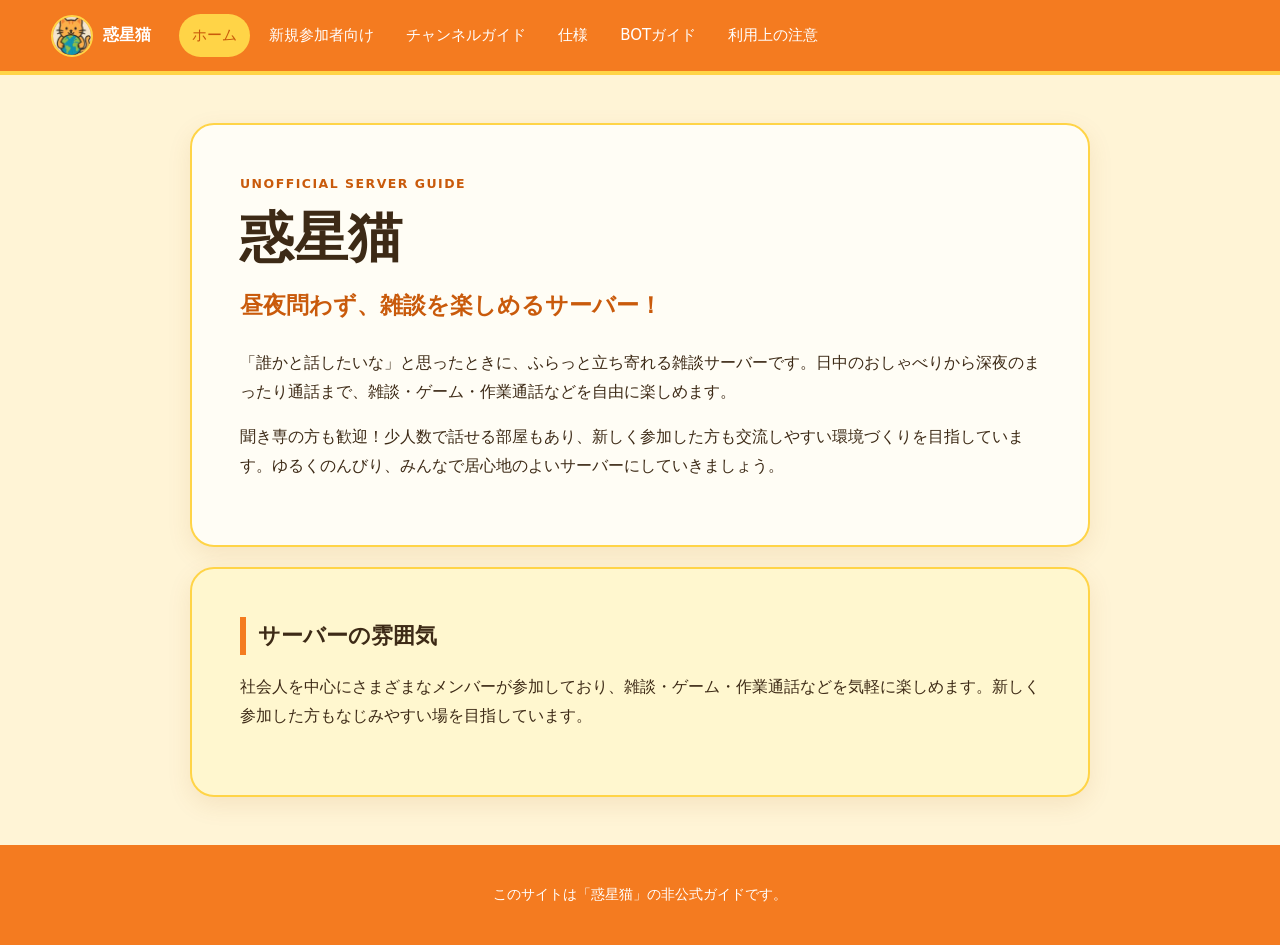
<file: index.html>
<!DOCTYPE html>
<html lang="ja">
<head>
  <meta charset="UTF-8">
  <meta name="viewport" content="width=device-width, initial-scale=1.0">
  <title>惑星猫｜非公式ガイド</title>
  <link rel="stylesheet" href="css/style.css">
</head>
<body>
  <header class="site-header">
    <a class="brand" href="index.html">
      <img src="images/server-icon.png" alt="惑星猫のサーバーアイコン">
      <span>惑星猫</span>
    </a>

    <nav class="site-nav" aria-label="メインメニュー">
      <a class="active" href="index.html">ホーム</a>
      <a href="newcomers.html">新規参加者向け</a>
      <a href="channels.html">チャンネルガイド</a>
      <a href="specs.html">仕様</a>
      <a href="bots.html">BOTガイド</a>
      <a href="rules.html">利用上の注意</a>
    </nav>
  </header>

  <main>
    <section class="hero">
      <p class="eyebrow">UNOFFICIAL SERVER GUIDE</p>
      <h1>惑星猫</h1>
      <p class="hero-lead">昼夜問わず、雑談を楽しめるサーバー！</p>
      <p>「誰かと話したいな」と思ったときに、ふらっと立ち寄れる雑談サーバーです。日中のおしゃべりから深夜のまったり通話まで、雑談・ゲーム・作業通話などを自由に楽しめます。</p>
      <p>聞き専の方も歓迎！少人数で話せる部屋もあり、新しく参加した方も交流しやすい環境づくりを目指しています。ゆるくのんびり、みんなで居心地のよいサーバーにしていきましょう。</p>
    </section>

    <section class="server-mood">
      <h2>サーバーの雰囲気</h2>
      <p>社会人を中心にさまざまなメンバーが参加しており、雑談・ゲーム・作業通話などを気軽に楽しめます。新しく参加した方もなじみやすい場を目指しています。</p>
    </section>
  </main>

  <footer>
    <p>このサイトは「惑星猫」の非公式ガイドです。</p>
  </footer>
</body>
</html>
</file>
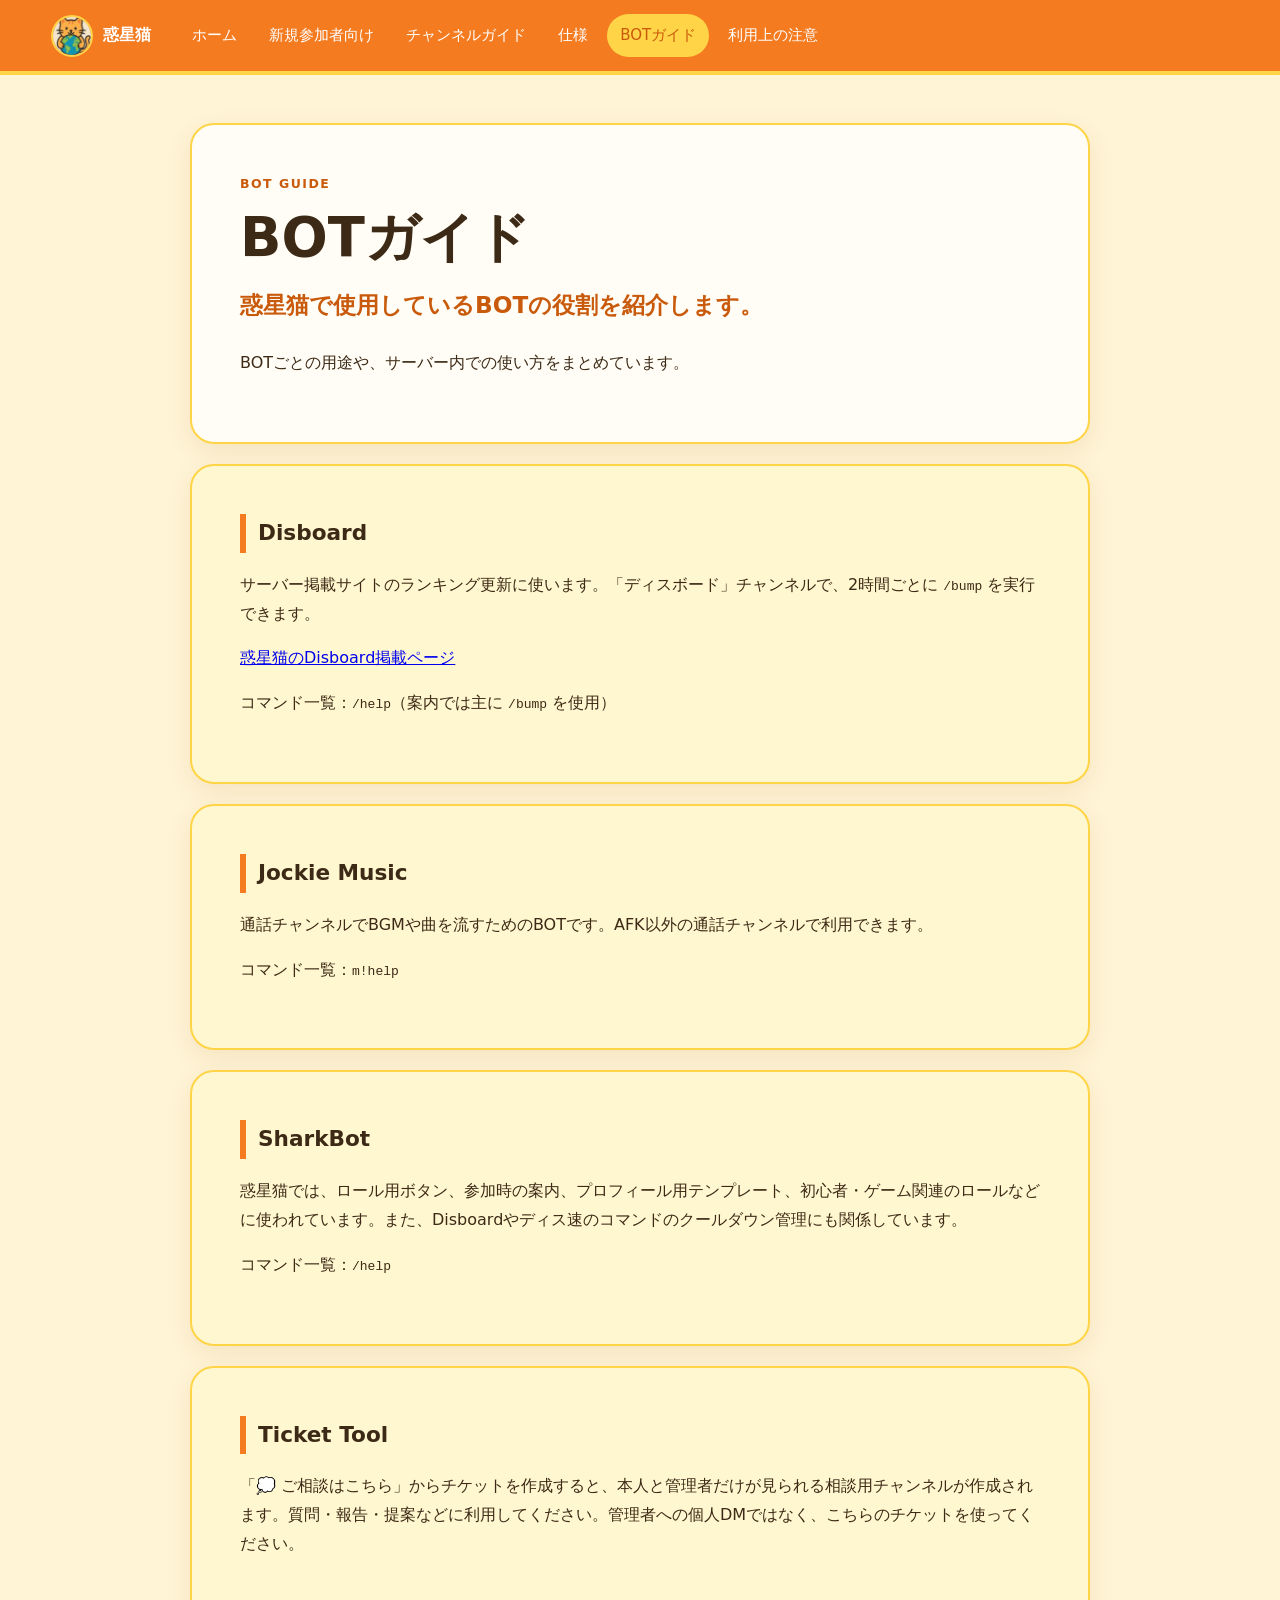
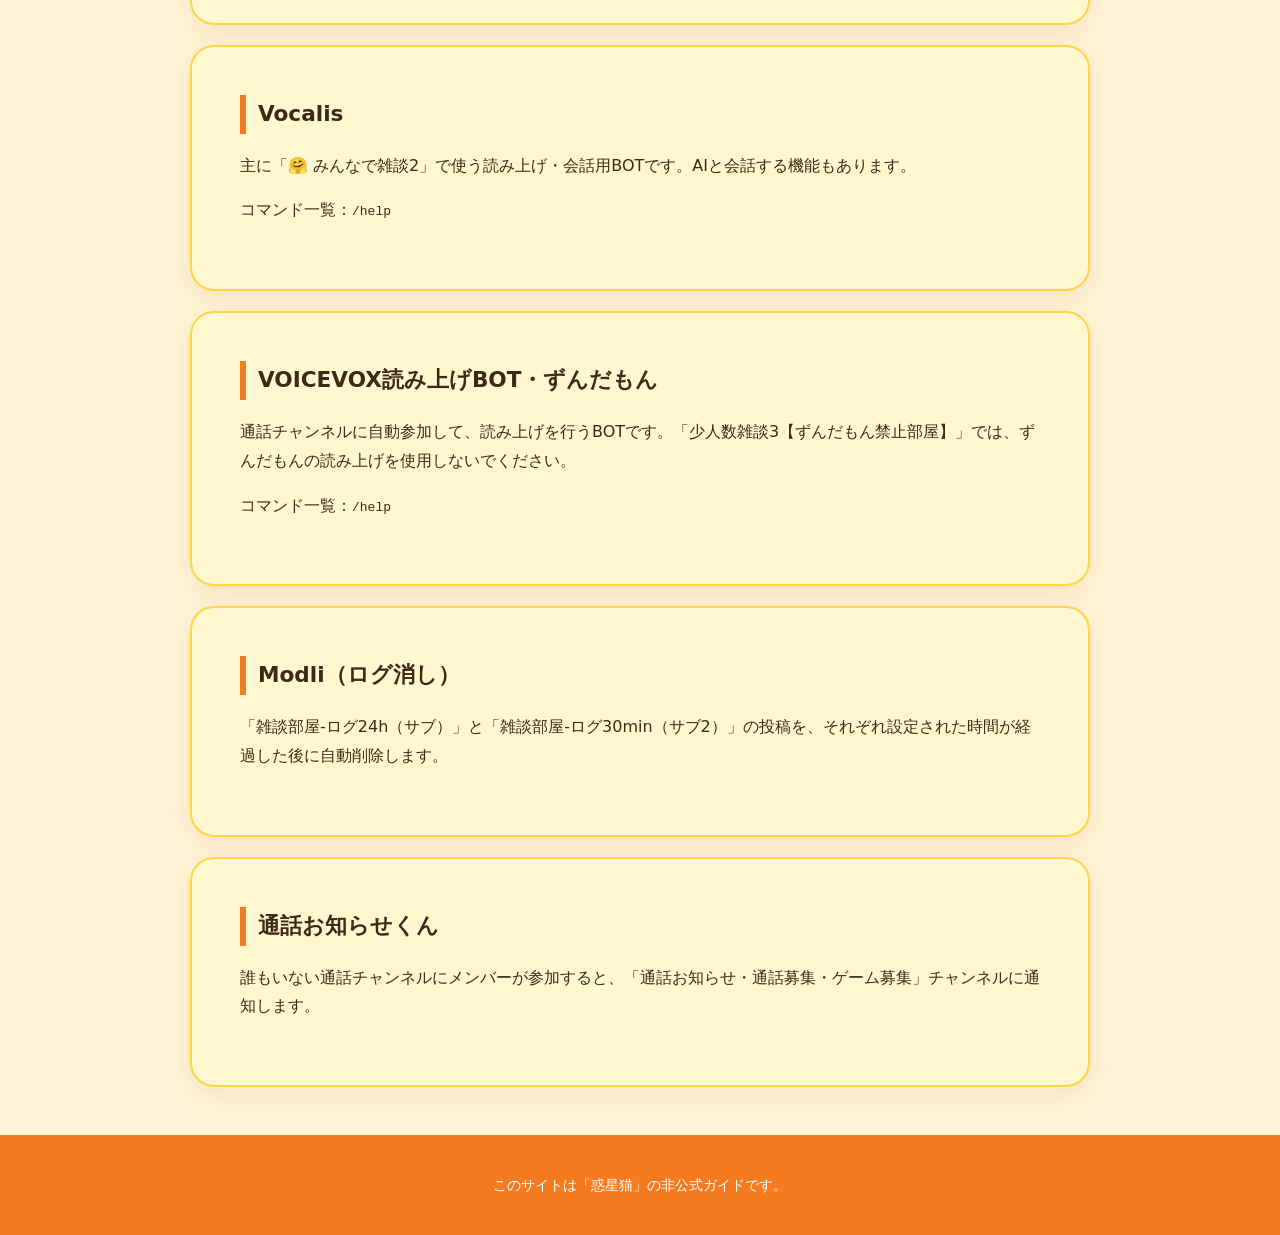
<file: bots.html>
<!DOCTYPE html>
<html lang="ja">
<head>
  <meta charset="UTF-8">
  <meta name="viewport" content="width=device-width, initial-scale=1.0">
  <title>BOTガイド｜惑星猫 非公式ガイド</title>
  <link rel="stylesheet" href="css/style.css">
</head>
<body>
  <header class="site-header">
    <a class="brand" href="index.html">
      <img src="images/server-icon.png" alt="惑星猫のサーバーアイコン">
      <span>惑星猫</span>
    </a>

    <nav class="site-nav" aria-label="メインメニュー">
      <a href="index.html">ホーム</a>
      <a href="newcomers.html">新規参加者向け</a>
      <a href="channels.html">チャンネルガイド</a>
      <a href="specs.html">仕様</a>
      <a class="active" href="bots.html" aria-current="page">BOTガイド</a>
      <a href="rules.html">利用上の注意</a>
    </nav>
  </header>

  <main>
    <section class="hero">
      <p class="eyebrow">BOT GUIDE</p>
      <h1>BOTガイド</h1>
      <p class="hero-lead">惑星猫で使用しているBOTの役割を紹介します。</p>
      <p>BOTごとの用途や、サーバー内での使い方をまとめています。</p>
    </section>

    <section class="server-mood">
      <h2>Disboard</h2>
      <p>サーバー掲載サイトのランキング更新に使います。「ディスボード」チャンネルで、2時間ごとに <code>/bump</code> を実行できます。</p>
      <p><a href="https://disboard.org/ja/server/1221392565539045426" target="_blank" rel="noopener noreferrer">惑星猫のDisboard掲載ページ</a></p>
      <p>コマンド一覧：<code>/help</code>（案内では主に <code>/bump</code> を使用）</p>
    </section>

    <section class="server-mood">
      <h2>Jockie Music</h2>
      <p>通話チャンネルでBGMや曲を流すためのBOTです。AFK以外の通話チャンネルで利用できます。</p>
      <p>コマンド一覧：<code>m!help</code></p>
    </section>

    <section class="server-mood">
      <h2>SharkBot</h2>
      <p>惑星猫では、ロール用ボタン、参加時の案内、プロフィール用テンプレート、初心者・ゲーム関連のロールなどに使われています。また、Disboardやディス速のコマンドのクールダウン管理にも関係しています。</p>
      <p>コマンド一覧：<code>/help</code></p>
    </section>

    <section class="server-mood">
      <h2>Ticket Tool</h2>
      <p>「💭 ご相談はこちら」からチケットを作成すると、本人と管理者だけが見られる相談用チャンネルが作成されます。質問・報告・提案などに利用してください。管理者への個人DMではなく、こちらのチケットを使ってください。</p>
    </section>

    <section class="server-mood">
      <h2>Vocalis</h2>
      <p>主に「🤗 みんなで雑談2」で使う読み上げ・会話用BOTです。AIと会話する機能もあります。</p>
      <p>コマンド一覧：<code>/help</code></p>
    </section>

    <section class="server-mood">
      <h2>VOICEVOX読み上げBOT・ずんだもん</h2>
      <p>通話チャンネルに自動参加して、読み上げを行うBOTです。「少人数雑談3【ずんだもん禁止部屋】」では、ずんだもんの読み上げを使用しないでください。</p>
      <p>コマンド一覧：<code>/help</code></p>
    </section>

    <section class="server-mood">
      <h2>Modli（ログ消し）</h2>
      <p>「雑談部屋-ログ24h（サブ）」と「雑談部屋-ログ30min（サブ2）」の投稿を、それぞれ設定された時間が経過した後に自動削除します。</p>
    </section>

    <section class="server-mood">
      <h2>通話お知らせくん</h2>
      <p>誰もいない通話チャンネルにメンバーが参加すると、「通話お知らせ・通話募集・ゲーム募集」チャンネルに通知します。</p>
    </section>
  </main>

  <footer>
    <p>このサイトは「惑星猫」の非公式ガイドです。</p>
  </footer>
</body>
</html>
</file>
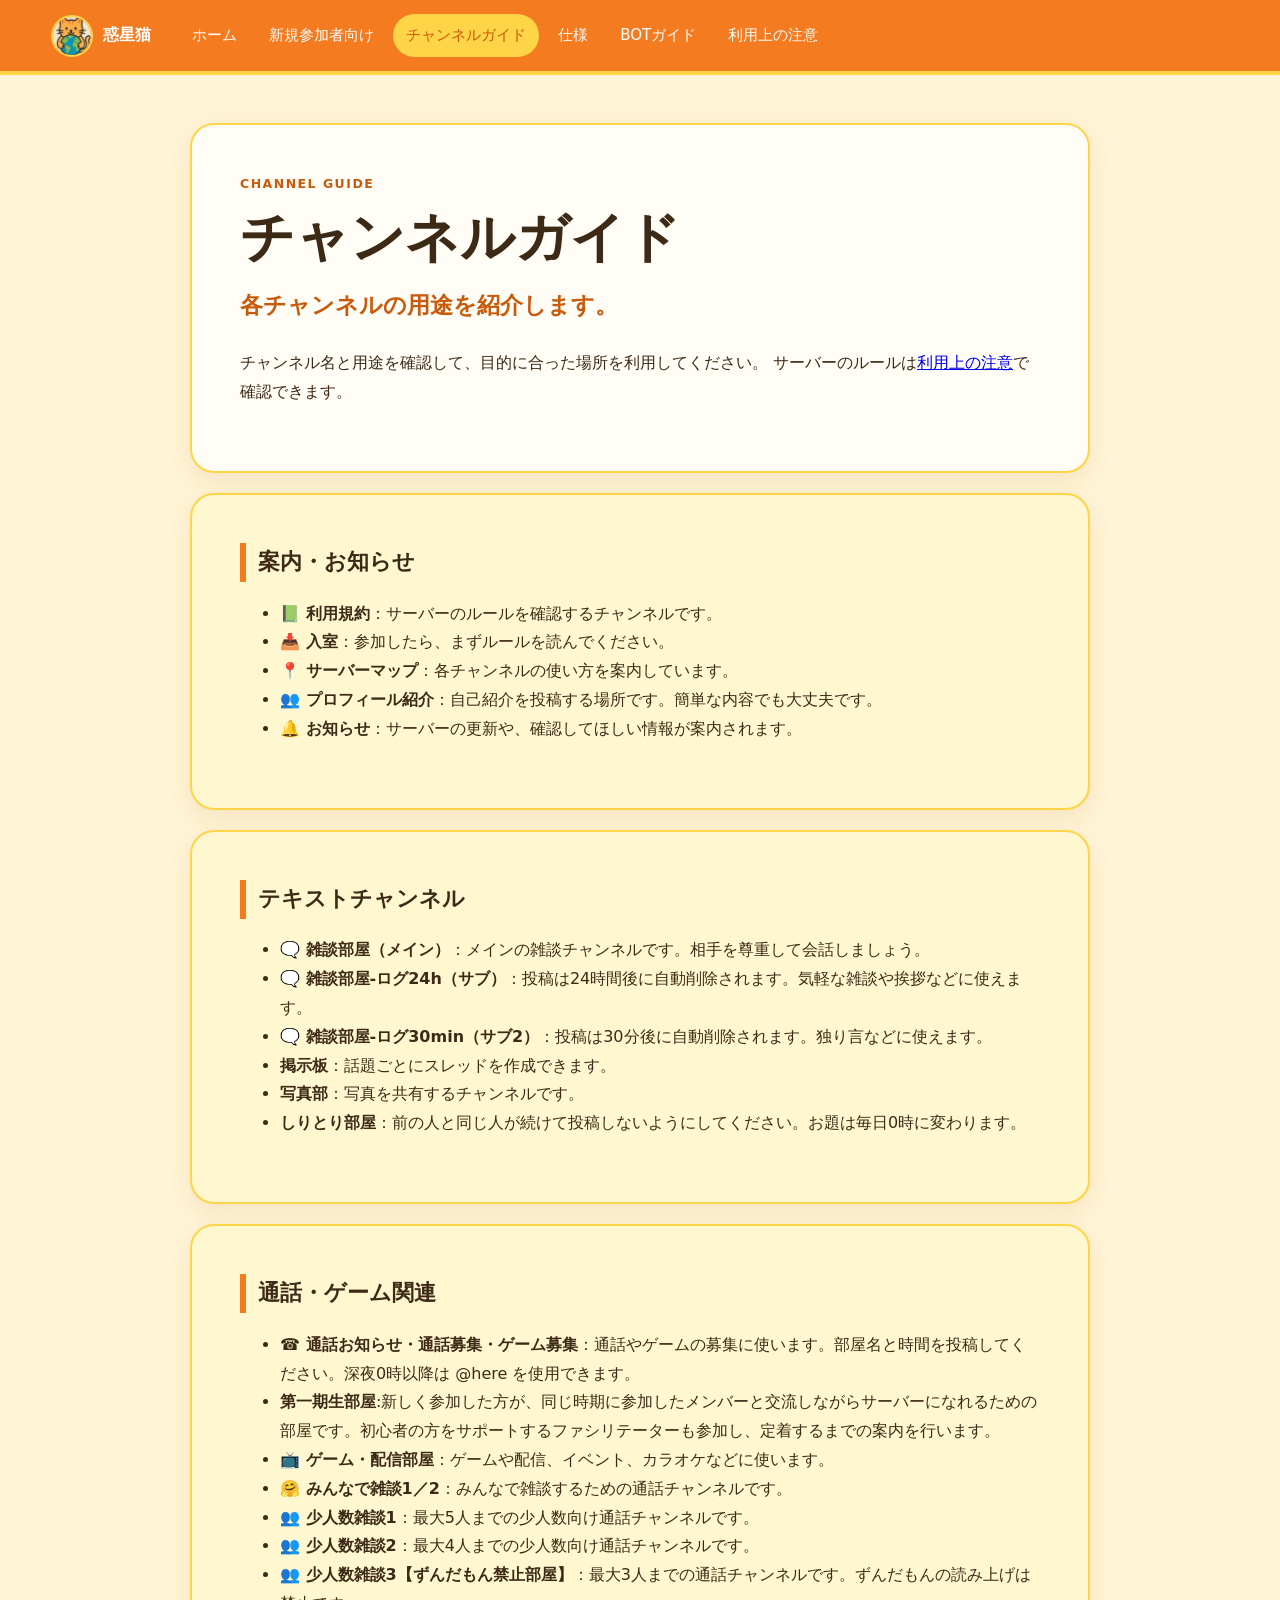
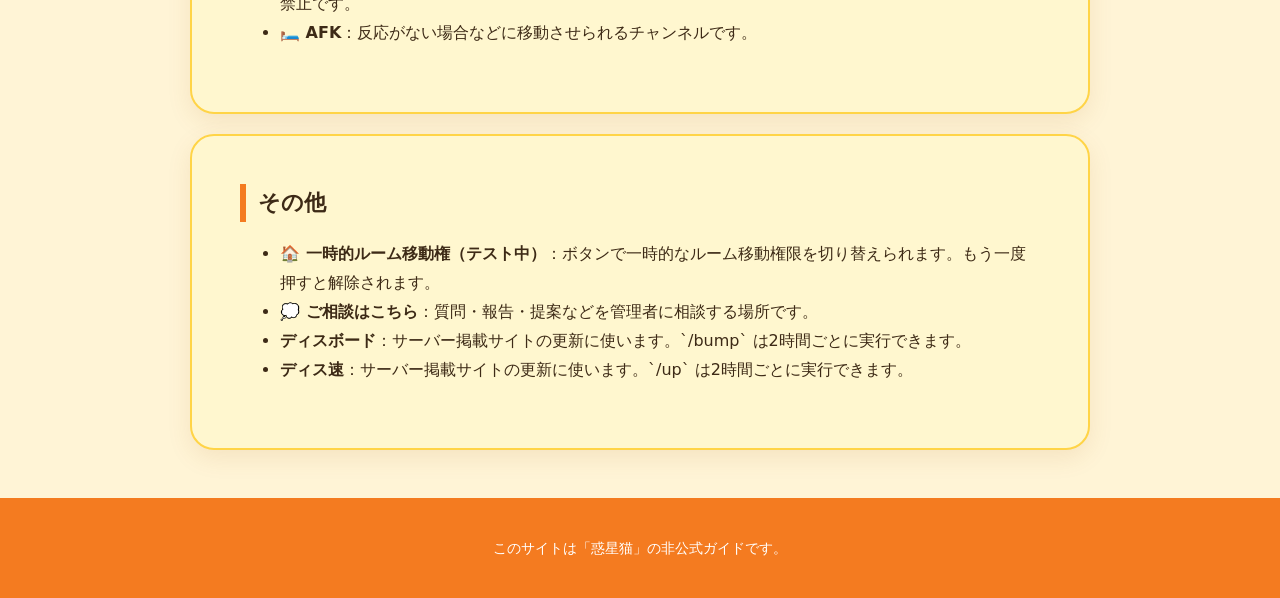
<file: channels.html>
<!DOCTYPE html>
<html lang="ja">
<head>
  <meta charset="UTF-8">
  <meta name="viewport" content="width=device-width, initial-scale=1.0">
  <title>チャンネルガイド｜惑星猫 非公式ガイド</title>
  <link rel="stylesheet" href="css/style.css">
</head>
<body>
  <header class="site-header">
    <a class="brand" href="index.html">
      <img src="images/server-icon.png" alt="惑星猫のサーバーアイコン">
      <span>惑星猫</span>
    </a>

    <nav class="site-nav" aria-label="メインメニュー">
      <a href="index.html">ホーム</a>
      <a href="newcomers.html">新規参加者向け</a>
      <a class="active" href="channels.html" aria-current="page">チャンネルガイド</a>
      <a href="specs.html">仕様</a>
      <a href="bots.html">BOTガイド</a>
      <a href="rules.html">利用上の注意</a>
    </nav>
  </header>

  <main>
    <section class="hero">
      <p class="eyebrow">CHANNEL GUIDE</p>
      <h1>チャンネルガイド</h1>
      <p class="hero-lead">各チャンネルの用途を紹介します。</p>
      <p>
        チャンネル名と用途を確認して、目的に合った場所を利用してください。
        サーバーのルールは<a href="rules.html">利用上の注意</a>で確認できます。
      </p>
    </section>

    <section class="server-mood">
      <h2>案内・お知らせ</h2>
      <ul>
        <li><strong>📗 利用規約</strong>：サーバーのルールを確認するチャンネルです。</li>
        <li><strong>📥 入室</strong>：参加したら、まずルールを読んでください。</li>
        <li><strong>📍 サーバーマップ</strong>：各チャンネルの使い方を案内しています。</li>
        <li><strong>👥 プロフィール紹介</strong>：自己紹介を投稿する場所です。簡単な内容でも大丈夫です。</li>
        <li><strong>🔔 お知らせ</strong>：サーバーの更新や、確認してほしい情報が案内されます。</li>
      </ul>
    </section>

    <section class="server-mood">
      <h2>テキストチャンネル</h2>
      <ul>
        <li><strong>🗨️ 雑談部屋（メイン）</strong>：メインの雑談チャンネルです。相手を尊重して会話しましょう。</li>
        <li><strong>🗨️ 雑談部屋-ログ24h（サブ）</strong>：投稿は24時間後に自動削除されます。気軽な雑談や挨拶などに使えます。</li>
        <li><strong>🗨️ 雑談部屋-ログ30min（サブ2）</strong>：投稿は30分後に自動削除されます。独り言などに使えます。</li>
        <li><strong>掲示板</strong>：話題ごとにスレッドを作成できます。</li>
        <li><strong>写真部</strong>：写真を共有するチャンネルです。</li>
        <li><strong>しりとり部屋</strong>：前の人と同じ人が続けて投稿しないようにしてください。お題は毎日0時に変わります。</li>
      </ul>
    </section>

    <section class="server-mood">
      <h2>通話・ゲーム関連</h2>
      <ul>
        <li><strong>☎️ 通話お知らせ・通話募集・ゲーム募集</strong>：通話やゲームの募集に使います。部屋名と時間を投稿してください。深夜0時以降は @here を使用できます。</li>
        <li><strong>第一期生部屋</strong>:新しく参加した方が、同じ時期に参加したメンバーと交流しながらサーバーになれるための部屋です。初心者の方をサポートするファシリテーターも参加し、定着するまでの案内を行います。</li>
        <li><strong>📺 ゲーム・配信部屋</strong>：ゲームや配信、イベント、カラオケなどに使います。</li>
        <li><strong>🤗 みんなで雑談1／2</strong>：みんなで雑談するための通話チャンネルです。</li>
        <li><strong>👥 少人数雑談1</strong>：最大5人までの少人数向け通話チャンネルです。</li>
        <li><strong>👥 少人数雑談2</strong>：最大4人までの少人数向け通話チャンネルです。</li>
        <li><strong>👥 少人数雑談3【ずんだもん禁止部屋】</strong>：最大3人までの通話チャンネルです。ずんだもんの読み上げは禁止です。</li>
        <li><strong>🛏️ AFK</strong>：反応がない場合などに移動させられるチャンネルです。</li>
      </ul>
    </section>

    <section class="server-mood">
      <h2>その他</h2>
      <ul>
        <li><strong>🏠 一時的ルーム移動権（テスト中）</strong>：ボタンで一時的なルーム移動権限を切り替えられます。もう一度押すと解除されます。</li>
        <li><strong>💭 ご相談はこちら</strong>：質問・報告・提案などを管理者に相談する場所です。</li>
        <li><strong>ディスボード</strong>：サーバー掲載サイトの更新に使います。`/bump` は2時間ごとに実行できます。</li>
        <li><strong>ディス速</strong>：サーバー掲載サイトの更新に使います。`/up` は2時間ごとに実行できます。</li>
      </ul>
    </section>
  </main>

  <footer>
    <p>このサイトは「惑星猫」の非公式ガイドです。</p>
  </footer>
</body>
</html>
</file>
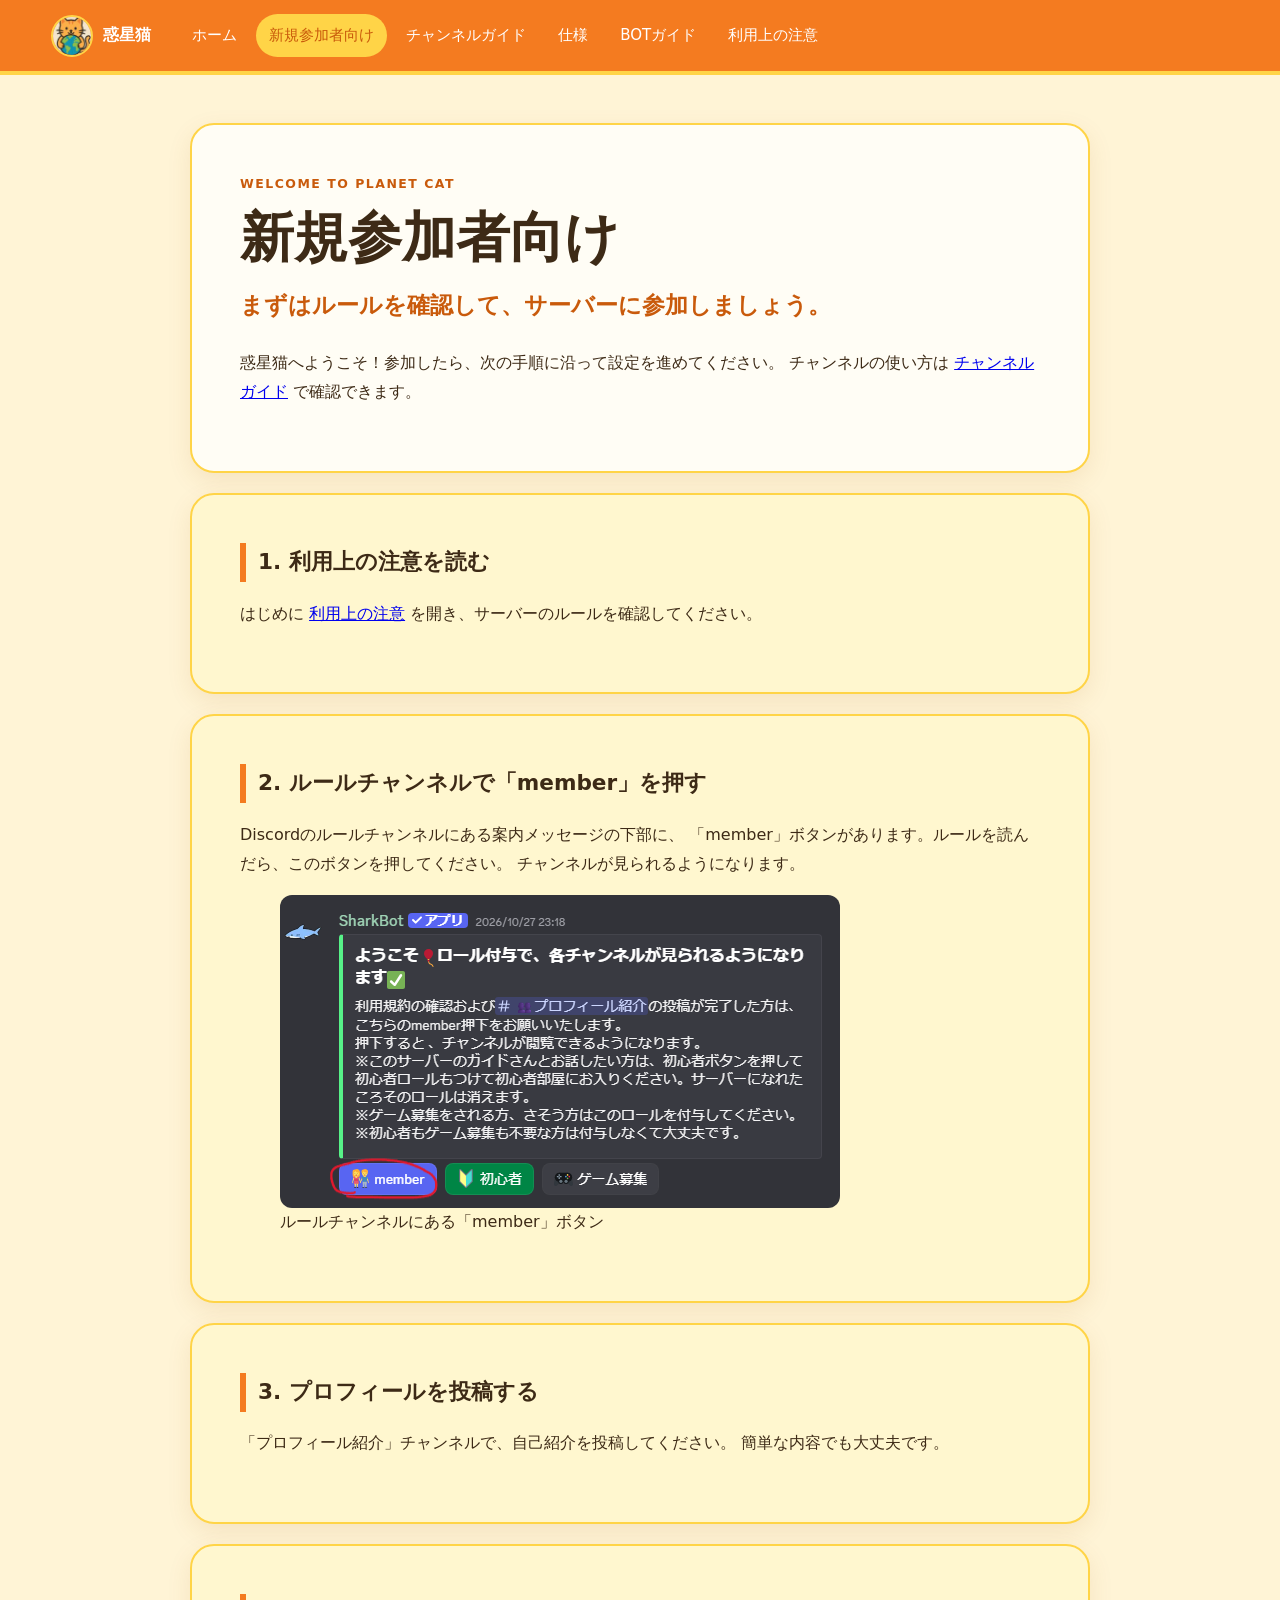
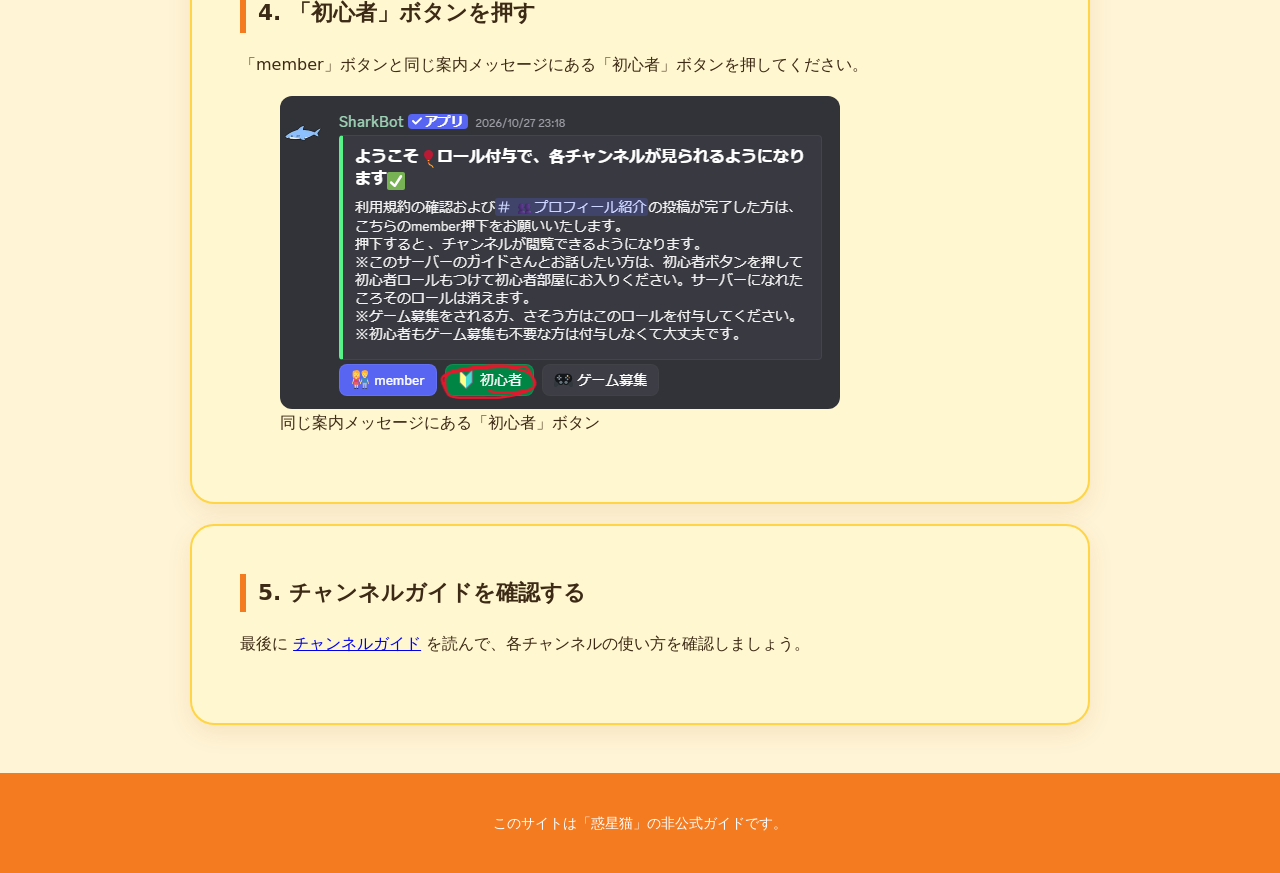
<file: newcomers.html>
<!DOCTYPE html>
<html lang="ja">
<head>
  <meta charset="UTF-8">
  <meta name="viewport" content="width=device-width, initial-scale=1.0">
  <title>新規参加者向け｜惑星猫 非公式ガイド</title>
  <link rel="stylesheet" href="css/style.css">
</head>
<body>
  <header class="site-header">
    <a class="brand" href="index.html">
      <img src="images/server-icon.png" alt="惑星猫のサーバーアイコン">
      <span>惑星猫</span>
    </a>

    <nav class="site-nav" aria-label="メインメニュー">
      <a href="index.html">ホーム</a>
      <a class="active" href="newcomers.html" aria-current="page">新規参加者向け</a>
      <a href="channels.html">チャンネルガイド</a>
      <a href="specs.html">仕様</a>
      <a href="bots.html">BOTガイド</a>
      <a href="rules.html">利用上の注意</a>
    </nav>
  </header>

  <main>
    <section class="hero">
      <p class="eyebrow">WELCOME TO PLANET CAT</p>
      <h1>新規参加者向け</h1>
      <p class="hero-lead">まずはルールを確認して、サーバーに参加しましょう。</p>
      <p>
        惑星猫へようこそ！参加したら、次の手順に沿って設定を進めてください。
        チャンネルの使い方は
        <a href="channels.html">チャンネルガイド</a>
        で確認できます。
      </p>
    </section>

    <section class="server-mood">
      <h2>1. 利用上の注意を読む</h2>
      <p>
        はじめに
        <a href="rules.html">利用上の注意</a>
        を開き、サーバーのルールを確認してください。
      </p>
    </section>

    <section class="server-mood">
      <h2>2. ルールチャンネルで「member」を押す</h2>
      <p>
        Discordのルールチャンネルにある案内メッセージの下部に、
        「member」ボタンがあります。ルールを読んだら、このボタンを押してください。
        チャンネルが見られるようになります。
      </p>
      <figure>
        <img
          src="images/member-button.png"
          alt="ルールチャンネルのmemberボタン"
          style="display: block; max-width: 100%; height: auto; border-radius: 12px;"
        >
        <figcaption>ルールチャンネルにある「member」ボタン</figcaption>
      </figure>
    </section>

    <section class="server-mood">
      <h2>3. プロフィールを投稿する</h2>
      <p>
        「プロフィール紹介」チャンネルで、自己紹介を投稿してください。
        簡単な内容でも大丈夫です。
      </p>
    </section>

    <section class="server-mood">
      <h2>4. 「初心者」ボタンを押す</h2>
      <p>
        「member」ボタンと同じ案内メッセージにある「初心者」ボタンを押してください。
      </p>
      <figure>
        <img
          src="images/beginner-button.png"
          alt="ルールチャンネルの初心者ボタン"
          style="display: block; max-width: 100%; height: auto; border-radius: 12px;"
        >
        <figcaption>同じ案内メッセージにある「初心者」ボタン</figcaption>
      </figure>
    </section>

    <section class="server-mood">
      <h2>5. チャンネルガイドを確認する</h2>
      <p>
        最後に
        <a href="channels.html">チャンネルガイド</a>
        を読んで、各チャンネルの使い方を確認しましょう。
      </p>
    </section>
  </main>

  <footer>
    <p>このサイトは「惑星猫」の非公式ガイドです。</p>
  </footer>
</body>
</html>
</file>
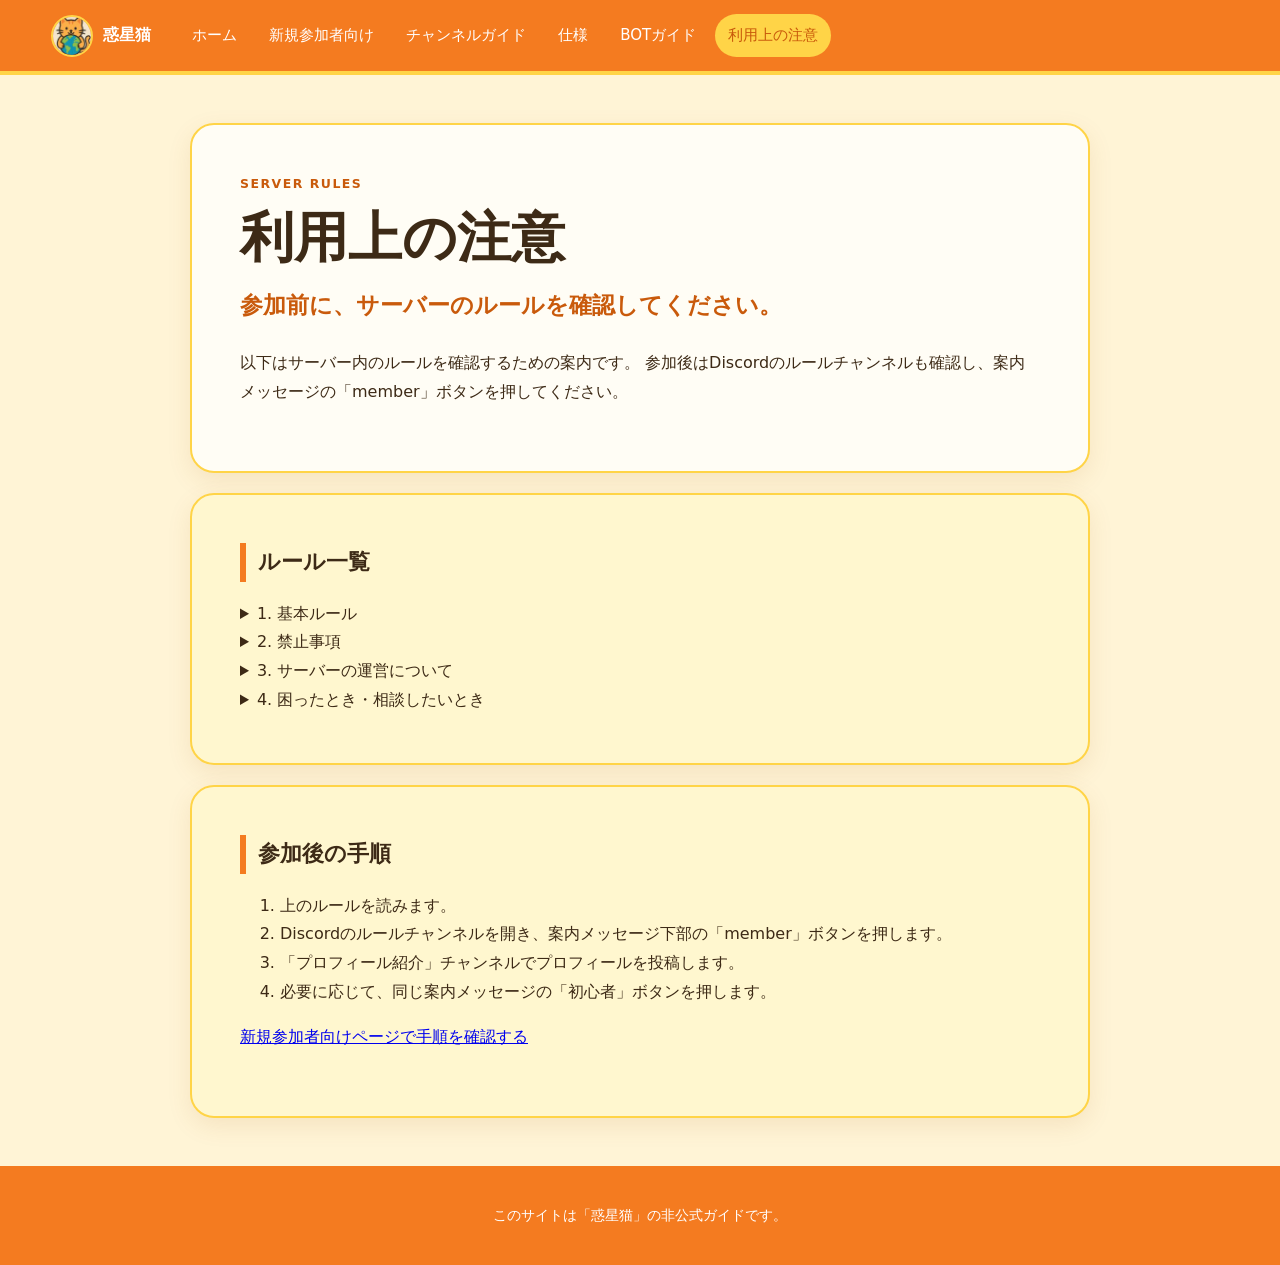
<file: rules.html>
<!DOCTYPE html>
<html lang="ja">
<head>
  <meta charset="UTF-8">
  <meta name="viewport" content="width=device-width, initial-scale=1.0">
  <title>利用上の注意｜惑星猫 非公式ガイド</title>
  <link rel="stylesheet" href="css/style.css">
</head>
<body>
  <header class="site-header">
    <a class="brand" href="index.html">
      <img src="images/server-icon.png" alt="惑星猫のサーバーアイコン">
      <span>惑星猫</span>
    </a>

    <nav class="site-nav" aria-label="メインメニュー">
      <a href="index.html">ホーム</a>
      <a href="newcomers.html">新規参加者向け</a>
      <a href="channels.html">チャンネルガイド</a>
      <a href="specs.html">仕様</a>
      <a href="bots.html">BOTガイド</a>
      <a class="active" href="rules.html" aria-current="page">利用上の注意</a>
    </nav>
  </header>

  <main>
    <section class="hero">
      <p class="eyebrow">SERVER RULES</p>
      <h1>利用上の注意</h1>
      <p class="hero-lead">参加前に、サーバーのルールを確認してください。</p>
      <p>
        以下はサーバー内のルールを確認するための案内です。
        参加後はDiscordのルールチャンネルも確認し、案内メッセージの「member」ボタンを押してください。
      </p>
    </section>

    <section class="server-mood">
      <h2>ルール一覧</h2>

      <details>
        <summary>1. 基本ルール</summary>
        <ol>
          <li>日本の法律およびDiscordの利用規約を守ってください。</li>
          <li>管理者・スタッフの指示に従ってください。</li>
          <li>プロフィールを記入してください。未記入の場合、キックされることがあります。</li>
          <li>長期間活動がない場合、キックされることがあります。自分から退出することもでき、再参加も可能です。</li>
          <li>他のメンバーを尊重し、思いやりを持って接してください。</li>
        </ol>
      </details>

      <details>
        <summary>2. 禁止事項</summary>
        <ol>
          <li>スパム、荒らし、危険なURLの投稿、過度なメンションは禁止です。</li>
          <li>暴言や喧嘩は禁止です。双方に処分が行われる場合があります。</li>
          <li>NSFWチャンネル以外での成人向けコンテンツの投稿は禁止です。</li>
          <li>本人の許可なく、個人情報を公開することは禁止です。</li>
          <li>宣伝・勧誘は禁止です。</li>
          <li>外部で起きたトラブルを持ち込むことは禁止です。</li>
          <li>許可なくフレンド申請・DM・通話を送ることは禁止です。まずメインの雑談チャンネルで許可を得てください。</li>
          <li>配信を行う場合は、ミラー配信など、他者の公衆送信権を侵害しないようにしてください。配信前にメインの雑談チャンネルで許可を得てください。</li>
        </ol>
      </details>

      <details>
        <summary>3. サーバーの運営について</summary>
        <ol>
          <li>用途に合ったチャンネルを利用してください。</li>
          <li>ルール違反があった場合、ミュート・キック・BANなどの対応を行うことがあります。</li>
          <li>オーナーに個別で挨拶する必要はありません。</li>
          <li>久しぶりに戻ってきたメンバーは、温かく迎えてください。</li>
          <li>オフ会など、サーバー外での交流は自己責任で行ってください。</li>
          <li>お互いに寛容な気持ちを持って接してください。</li>
        </ol>
      </details>

      <details>
        <summary>4. 困ったとき・相談したいとき</summary>
        <ol>
          <li>質問や報告は「🗯️ご相談はこちら」から行ってください。</li>
          <li>無断のフレンド申請・DM・通話などで迷惑行為を受けた場合も、「🗯️ご相談はこちら」から報告してください。</li>
        </ol>
      </details>
    </section>

    <section class="server-mood">
      <h2>参加後の手順</h2>
      <ol>
        <li>上のルールを読みます。</li>
        <li>Discordのルールチャンネルを開き、案内メッセージ下部の「member」ボタンを押します。</li>
        <li>「プロフィール紹介」チャンネルでプロフィールを投稿します。</li>
        <li>必要に応じて、同じ案内メッセージの「初心者」ボタンを押します。</li>
      </ol>
      <p><a href="newcomers.html">新規参加者向けページで手順を確認する</a></p>
    </section>
  </main>

  <footer>
    <p>このサイトは「惑星猫」の非公式ガイドです。</p>
  </footer>
</body>
</html>
</file>
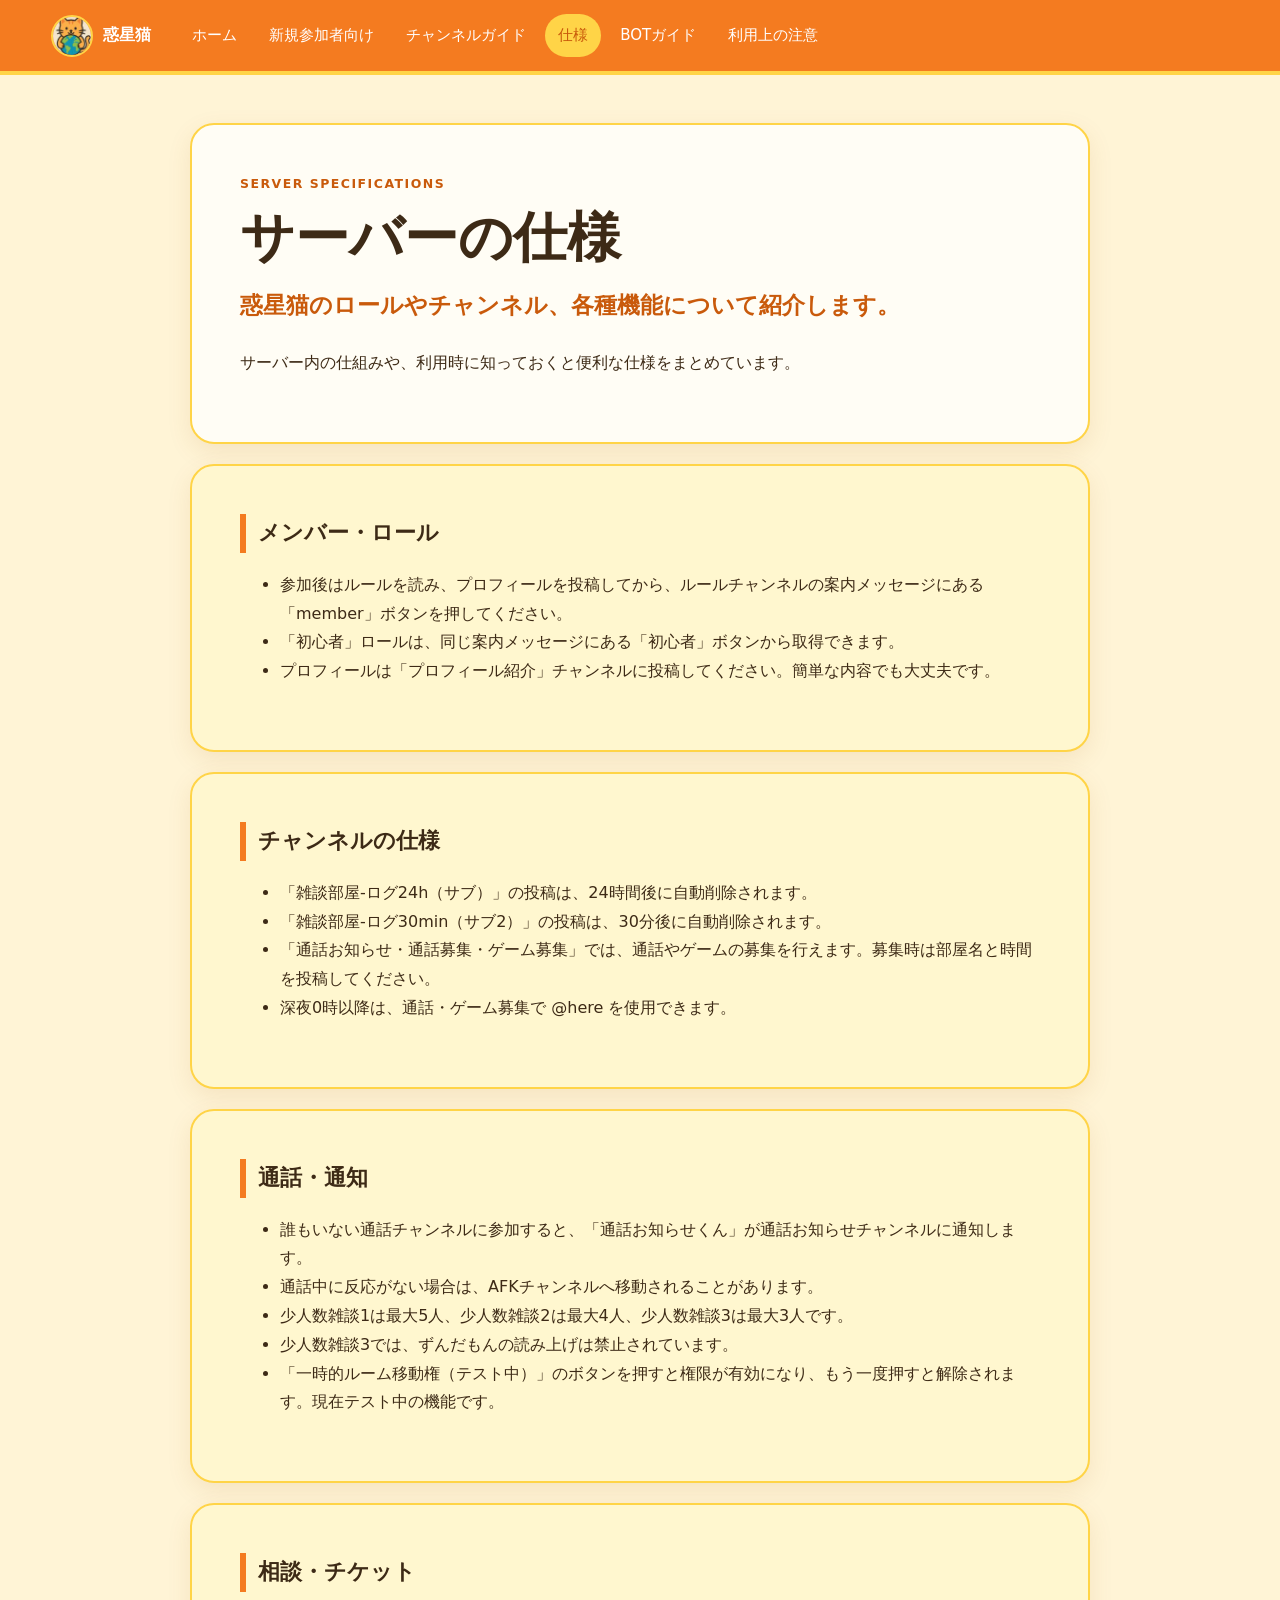
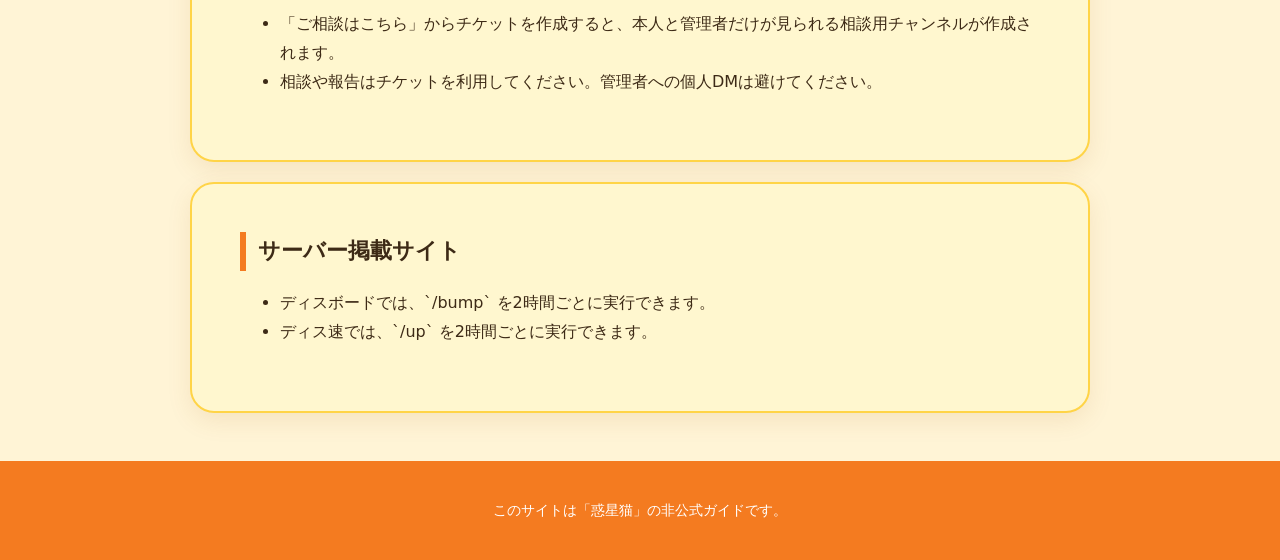
<file: specs.html>
<!DOCTYPE html>
<html lang="ja">
<head>
  <meta charset="UTF-8">
  <meta name="viewport" content="width=device-width, initial-scale=1.0">
  <title>仕様｜惑星猫 非公式ガイド</title>
  <link rel="stylesheet" href="css/style.css">
</head>
<body>
  <header class="site-header">
    <a class="brand" href="index.html">
      <img src="images/server-icon.png" alt="惑星猫のサーバーアイコン">
      <span>惑星猫</span>
    </a>

    <nav class="site-nav" aria-label="メインメニュー">
      <a href="index.html">ホーム</a>
      <a href="newcomers.html">新規参加者向け</a>
      <a href="channels.html">チャンネルガイド</a>
      <a class="active" href="specs.html" aria-current="page">仕様</a>
      <a href="bots.html">BOTガイド</a>
      <a href="rules.html">利用上の注意</a>
    </nav>
  </header>

  <main>
    <section class="hero">
      <p class="eyebrow">SERVER SPECIFICATIONS</p>
      <h1>サーバーの仕様</h1>
      <p class="hero-lead">惑星猫のロールやチャンネル、各種機能について紹介します。</p>
      <p>
        サーバー内の仕組みや、利用時に知っておくと便利な仕様をまとめています。
      </p>
    </section>

    <section class="server-mood">
      <h2>メンバー・ロール</h2>
      <ul>
        <li>参加後はルールを読み、プロフィールを投稿してから、ルールチャンネルの案内メッセージにある「member」ボタンを押してください。</li>
        <li>「初心者」ロールは、同じ案内メッセージにある「初心者」ボタンから取得できます。</li>
        <li>プロフィールは「プロフィール紹介」チャンネルに投稿してください。簡単な内容でも大丈夫です。</li>
      </ul>
    </section>

    <section class="server-mood">
      <h2>チャンネルの仕様</h2>
      <ul>
        <li>「雑談部屋-ログ24h（サブ）」の投稿は、24時間後に自動削除されます。</li>
        <li>「雑談部屋-ログ30min（サブ2）」の投稿は、30分後に自動削除されます。</li>
        <li>「通話お知らせ・通話募集・ゲーム募集」では、通話やゲームの募集を行えます。募集時は部屋名と時間を投稿してください。</li>
        <li>深夜0時以降は、通話・ゲーム募集で @here を使用できます。</li>
      </ul>
    </section>

    <section class="server-mood">
      <h2>通話・通知</h2>
      <ul>
        <li>誰もいない通話チャンネルに参加すると、「通話お知らせくん」が通話お知らせチャンネルに通知します。</li>
        <li>通話中に反応がない場合は、AFKチャンネルへ移動されることがあります。</li>
        <li>少人数雑談1は最大5人、少人数雑談2は最大4人、少人数雑談3は最大3人です。</li>
        <li>少人数雑談3では、ずんだもんの読み上げは禁止されています。</li>
        <li>「一時的ルーム移動権（テスト中）」のボタンを押すと権限が有効になり、もう一度押すと解除されます。現在テスト中の機能です。</li>
      </ul>
    </section>

    <section class="server-mood">
      <h2>相談・チケット</h2>
      <ul>
        <li>「ご相談はこちら」からチケットを作成すると、本人と管理者だけが見られる相談用チャンネルが作成されます。</li>
        <li>相談や報告はチケットを利用してください。管理者への個人DMは避けてください。</li>
      </ul>
    </section>

    <section class="server-mood">
      <h2>サーバー掲載サイト</h2>
      <ul>
        <li>ディスボードでは、`/bump` を2時間ごとに実行できます。</li>
        <li>ディス速では、`/up` を2時間ごとに実行できます。</li>
      </ul>
    </section>
  </main>

  <footer>
    <p>このサイトは「惑星猫」の非公式ガイドです。</p>
  </footer>
</body>
</html>
</file>
<file: css/style.css>
:root {
  --accent: #f47b20;
  --accent-dark: #c95a0b;
  --accent-light: #fff0a6;
  --yellow: #ffd447;
  --yellow-light: #fff7cf;

  --text: #3d2a16;
  --muted: #775b3b;
  --surface: #fffdf5;
  --page: #fff4d6;
  --border: #f2c66d;
}

* {
  box-sizing: border-box;
}

body {
  margin: 0;
  background: var(--page);
  color: var(--text);
  font-family: system-ui, -apple-system, "Yu Gothic", "Meiryo", sans-serif;
  line-height: 1.8;
}

.site-header {
  display: flex;
  align-items: center;
  gap: 28px;
  padding: 14px clamp(16px, 4vw, 56px);
  background: var(--accent);
  border-bottom: 4px solid var(--yellow);
}

.brand {
  display: flex;
  align-items: center;
  gap: 10px;
  flex-shrink: 0;
  color: white;
  font-weight: 700;
  text-decoration: none;
}

.brand img {
  width: 42px;
  height: 42px;
  border: 2px solid var(--yellow);
  border-radius: 50%;
  object-fit: cover;
}

.site-nav {
  display: flex;
  flex-wrap: wrap;
  gap: 6px;
}

.site-nav a {
  padding: 8px 13px;
  border-radius: 999px;
  color: white;
  font-size: 0.94rem;
  text-decoration: none;
  transition: background 0.15s ease, color 0.15s ease;
}

.site-nav a:hover,
.site-nav a.active {
  background: var(--yellow);
  color: var(--accent-dark);
}

main {
  width: min(900px, calc(100% - 32px));
  margin: 48px auto;
}

.hero,
.server-mood {
  padding: clamp(24px, 5vw, 48px);
  background: var(--surface);
  border: 2px solid var(--yellow);
  border-radius: 24px;
  box-shadow: 0 8px 24px rgb(160 90 10 / 10%);
}

.eyebrow {
  margin: 0 0 8px;
  color: var(--accent-dark);
  font-size: 0.78rem;
  font-weight: 700;
  letter-spacing: 0.12em;
}

h1 {
  margin: 0;
  font-size: clamp(2rem, 6vw, 3.4rem);
  line-height: 1.25;
}

.hero-lead {
  margin: 12px 0 24px;
  color: var(--accent-dark);
  font-size: clamp(1.1rem, 3vw, 1.45rem);
  font-weight: 700;
}

.server-mood {
  margin-top: 20px;
  background: var(--yellow-light);
}

h2 {
  margin-top: 0;
  padding-left: 12px;
  border-left: 6px solid var(--accent);
  font-size: 1.35rem;
}

footer {
  padding: 24px 16px;
  background: var(--accent);
  color: white;
  font-size: 0.85rem;
  text-align: center;
}

@media (max-width: 760px) {
  .site-header {
    align-items: flex-start;
    flex-direction: column;
    gap: 12px;
  }

  .site-nav {
    width: 100%;
  }

  .site-nav a {
    padding: 7px 10px;
  }

  main {
    margin-top: 24px;
  }
}
</file>
